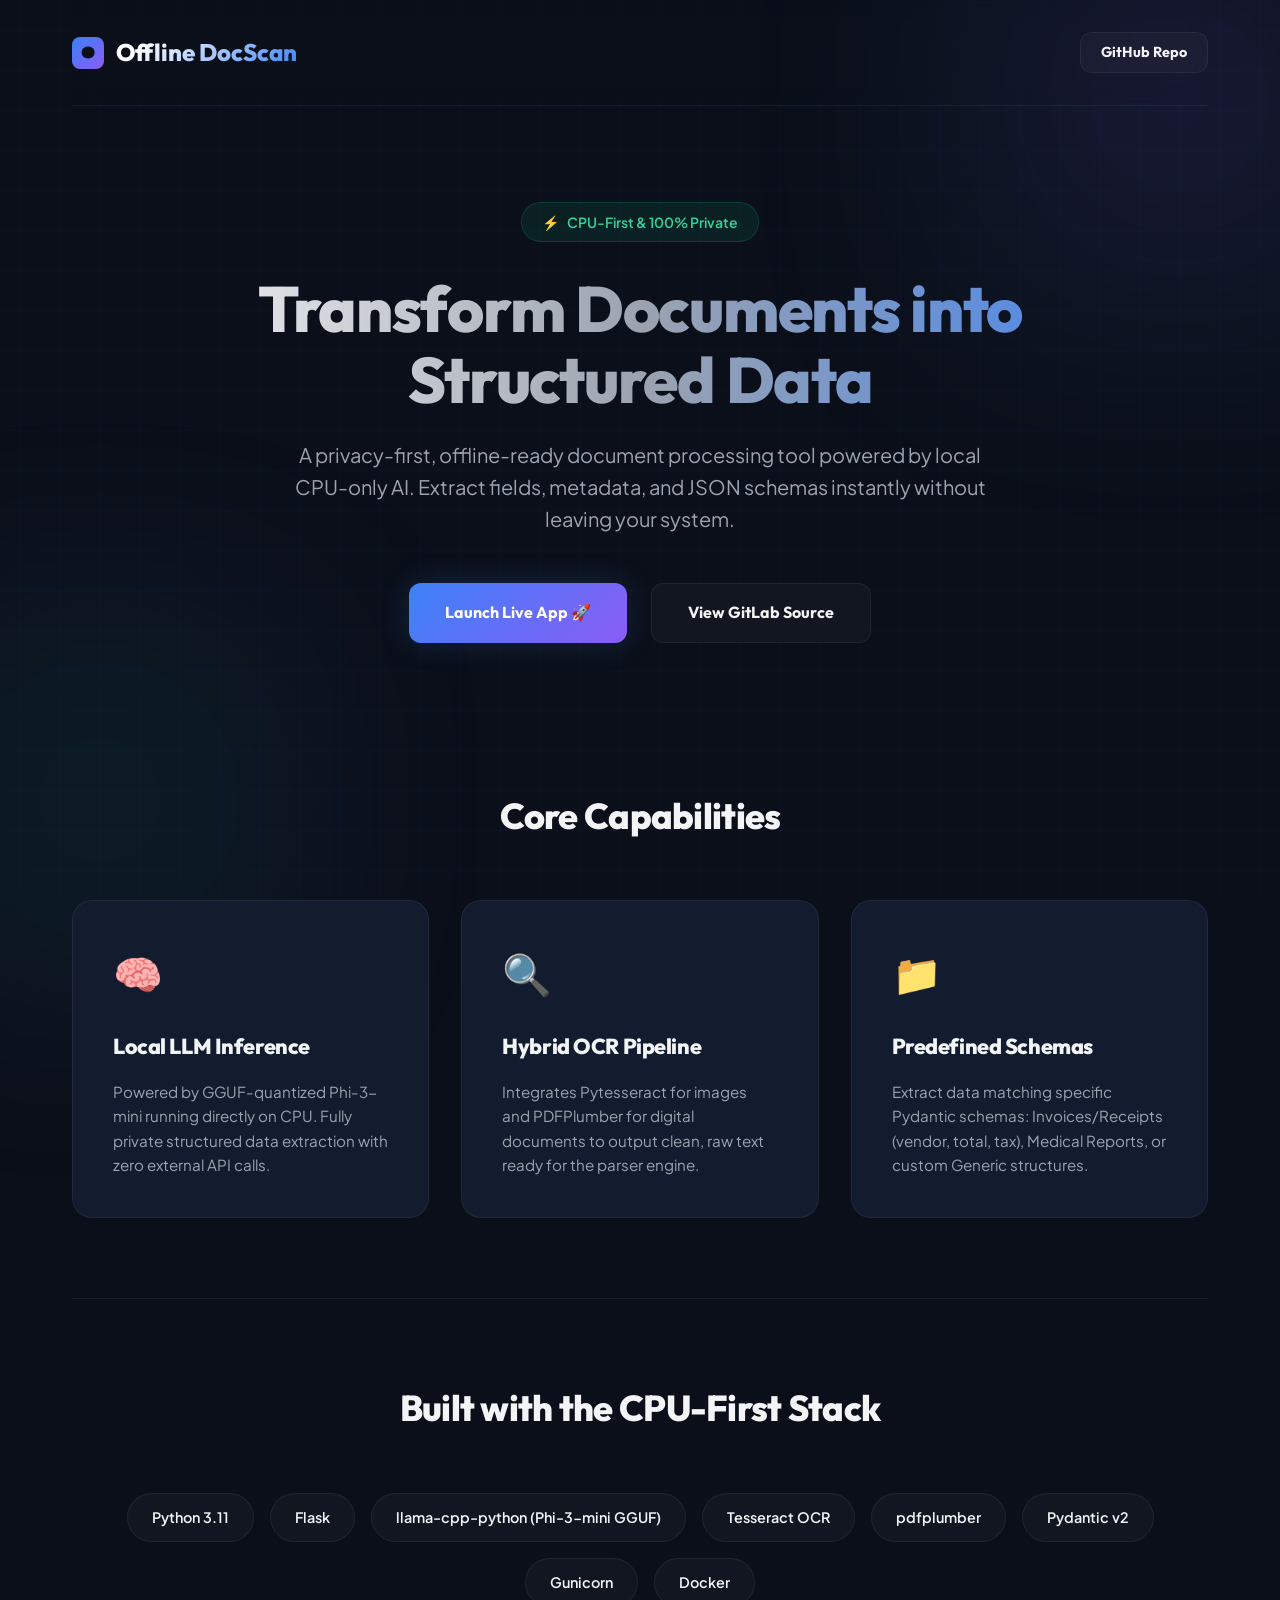
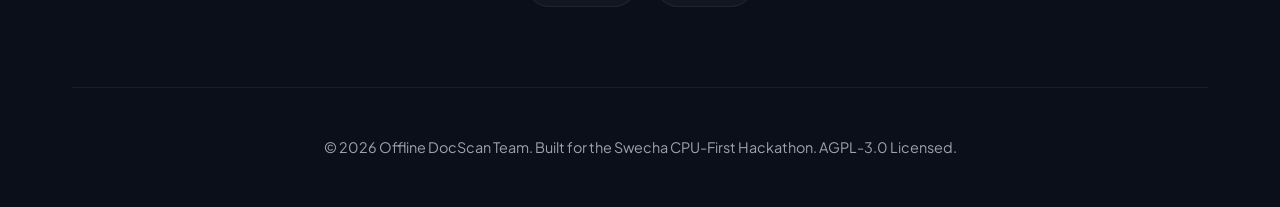
<file: docs/index.html>
<!DOCTYPE html>
<html lang="en">
<head>
  <meta charset="UTF-8">
  <meta name="viewport" content="width=device-width, initial-scale=1.0">
  <title>Offline DocScan — Privacy-First Document AI</title>
  <!-- Google Fonts -->
  <link rel="preconnect" href="https://fonts.googleapis.com">
  <link rel="preconnect" href="https://fonts.gstatic.com" crossorigin>
  <link href="https://fonts.googleapis.com/css2?family=Outfit:wght@300;400;600;800&family=Plus+Jakarta+Sans:wght@300;400;500;700&display=swap" rel="stylesheet">
  
  <style>
    :root {
      --bg-primary: #0b0f19;
      --bg-secondary: #131c2e;
      --accent-primary: #3b82f6;
      --accent-secondary: #8b5cf6;
      --accent-teal: #10b981;
      --text-main: #f3f4f6;
      --text-muted: #9ca3af;
      --glass-bg: rgba(255, 255, 255, 0.03);
      --glass-border: rgba(255, 255, 255, 0.06);
      --shadow-glow: 0 0 30px rgba(59, 130, 246, 0.2);
    }

    * {
      box-sizing: border-box;
      margin: 0;
      padding: 0;
    }

    body {
      background-color: var(--bg-primary);
      color: var(--text-main);
      font-family: 'Plus Jakarta Sans', sans-serif;
      line-height: 1.6;
      overflow-x: hidden;
    }

    h1, h2, h3 {
      font-family: 'Outfit', sans-serif;
      font-weight: 800;
      letter-spacing: -0.02em;
    }

    /* Grid/Glow Background */
    .bg-grid {
      position: fixed;
      top: 0;
      left: 0;
      width: 100%;
      height: 100%;
      background-image: 
        linear-gradient(rgba(59, 130, 246, 0.03) 1px, transparent 1px),
        linear-gradient(90deg, rgba(59, 130, 246, 0.03) 1px, transparent 1px);
      background-size: 40px 40px;
      background-position: center center;
      z-index: -2;
    }

    .bg-glow {
      position: fixed;
      width: 600px;
      height: 600px;
      background: radial-gradient(circle, rgba(139, 92, 246, 0.15) 0%, rgba(59, 130, 246, 0.05) 50%, transparent 100%);
      top: -200px;
      right: -200px;
      z-index: -1;
      filter: blur(80px);
      animation: float-slow 15s infinite alternate;
    }

    .bg-glow-2 {
      position: fixed;
      width: 500px;
      height: 500px;
      background: radial-gradient(circle, rgba(16, 185, 129, 0.1) 0%, rgba(59, 130, 246, 0.05) 60%, transparent 100%);
      bottom: -150px;
      left: -150px;
      z-index: -1;
      filter: blur(80px);
      animation: float-slow 20s infinite alternate-reverse;
    }

    @keyframes float-slow {
      0% { transform: translate(0, 0) scale(1); }
      100% { transform: translate(50px, 50px) scale(1.1); }
    }

    /* Container */
    .container {
      max-width: 1200px;
      margin: 0 auto;
      padding: 0 2rem;
    }

    /* Header */
    header {
      padding: 2rem 0;
      display: flex;
      justify-content: space-between;
      align-items: center;
      border-bottom: 1px solid var(--glass-border);
      backdrop-filter: blur(10px);
    }

    .logo {
      display: flex;
      align-items: center;
      gap: 0.75rem;
      font-size: 1.5rem;
      font-weight: 800;
      font-family: 'Outfit', sans-serif;
      background: linear-gradient(135deg, #fff 30%, var(--accent-primary) 100%);
      -webkit-background-clip: text;
      -webkit-text-fill-color: transparent;
    }

    .logo-icon {
      width: 2rem;
      height: 2rem;
      border-radius: 0.5rem;
      background: linear-gradient(135deg, var(--accent-primary), var(--accent-secondary));
      position: relative;
    }

    .logo-icon::after {
      content: '';
      position: absolute;
      width: 0.8rem;
      height: 0.8rem;
      background-color: var(--bg-primary);
      border-radius: 50%;
      top: 50%;
      left: 50%;
      transform: translate(-50%, -50%);
    }

    /* Hero Section */
    .hero {
      padding: 6rem 0 4rem 0;
      text-align: center;
      position: relative;
    }

    .badge-cpu {
      display: inline-flex;
      align-items: center;
      gap: 0.5rem;
      padding: 0.5rem 1.25rem;
      border-radius: 9999px;
      background: rgba(16, 185, 129, 0.1);
      border: 1px solid rgba(16, 185, 129, 0.2);
      color: #34d399;
      font-size: 0.875rem;
      font-weight: 600;
      margin-bottom: 2rem;
      animation: pulse-teal 2s infinite;
    }

    @keyframes pulse-teal {
      0% { box-shadow: 0 0 0 0 rgba(16, 185, 129, 0.4); }
      70% { box-shadow: 0 0 0 10px rgba(16, 185, 129, 0); }
      100% { box-shadow: 0 0 0 0 rgba(16, 185, 129, 0); }
    }

    .hero-title {
      font-size: 4rem;
      line-height: 1.1;
      margin-bottom: 1.5rem;
      background: linear-gradient(to right, #ffffff, #9ca3af, var(--accent-primary));
      -webkit-background-clip: text;
      -webkit-text-fill-color: transparent;
    }

    .hero-subtitle {
      font-size: 1.25rem;
      color: var(--text-muted);
      max-width: 700px;
      margin: 0 auto 3rem auto;
    }

    /* Action Buttons */
    .cta-group {
      display: flex;
      justify-content: center;
      gap: 1.5rem;
      flex-wrap: wrap;
    }

    .btn {
      display: inline-flex;
      align-items: center;
      justify-content: center;
      padding: 1rem 2.25rem;
      border-radius: 0.75rem;
      font-weight: 700;
      text-decoration: none;
      transition: all 0.3s cubic-bezier(0.4, 0, 0.2, 1);
      cursor: pointer;
      font-family: 'Outfit', sans-serif;
    }

    .btn-primary {
      background: linear-gradient(135deg, var(--accent-primary), var(--accent-secondary));
      color: #ffffff;
      box-shadow: var(--shadow-glow);
    }

    .btn-primary:hover {
      transform: translateY(-3px);
      box-shadow: 0 0 40px rgba(59, 130, 246, 0.4);
    }

    .btn-secondary {
      background-color: var(--glass-bg);
      border: 1px solid var(--glass-border);
      color: var(--text-main);
      backdrop-filter: blur(5px);
    }

    .btn-secondary:hover {
      background-color: rgba(255, 255, 255, 0.08);
      border-color: rgba(255, 255, 255, 0.15);
      transform: translateY(-3px);
    }

    /* Features Grid */
    .features {
      padding: 5rem 0;
    }

    .section-title {
      font-size: 2.25rem;
      text-align: center;
      margin-bottom: 3.5rem;
    }

    .grid-3 {
      display: grid;
      grid-template-columns: repeat(auto-fit, minmax(300px, 1fr));
      gap: 2rem;
    }

    .card {
      background-color: var(--bg-secondary);
      border: 1px solid var(--glass-border);
      border-radius: 1.25rem;
      padding: 2.5rem;
      transition: all 0.3s ease;
      position: relative;
      overflow: hidden;
    }

    .card::before {
      content: '';
      position: absolute;
      top: 0;
      left: 0;
      width: 100%;
      height: 4px;
      background: linear-gradient(90deg, var(--accent-primary), var(--accent-secondary));
      opacity: 0;
      transition: opacity 0.3s ease;
    }

    .card:hover {
      transform: translateY(-5px);
      border-color: rgba(59, 130, 246, 0.3);
      box-shadow: 0 10px 30px rgba(0, 0, 0, 0.3);
    }

    .card:hover::before {
      opacity: 1;
    }

    .card-icon {
      font-size: 2.5rem;
      margin-bottom: 1.5rem;
      display: inline-block;
    }

    .card-title {
      font-size: 1.35rem;
      margin-bottom: 1rem;
    }

    .card-text {
      color: var(--text-muted);
      font-size: 0.95rem;
    }

    /* Tech Stack */
    .tech-stack {
      padding: 5rem 0;
      border-top: 1px solid var(--glass-border);
    }

    .stack-tags {
      display: flex;
      justify-content: center;
      gap: 1rem;
      flex-wrap: wrap;
      margin-top: 2rem;
    }

    .tag {
      background-color: var(--glass-bg);
      border: 1px solid var(--glass-border);
      padding: 0.75rem 1.5rem;
      border-radius: 9999px;
      font-weight: 600;
      font-size: 0.9rem;
      transition: all 0.3s ease;
    }

    .tag:hover {
      background-color: rgba(59, 130, 246, 0.1);
      border-color: var(--accent-primary);
      color: #60a5fa;
      transform: scale(1.05);
    }

    /* Footer */
    footer {
      padding: 3rem 0;
      border-top: 1px solid var(--glass-border);
      text-align: center;
      color: var(--text-muted);
      font-size: 0.9rem;
    }

    /* Responsive */
    @media (max-width: 768px) {
      .hero-title {
        font-size: 2.75rem;
      }
      .hero {
        padding: 4rem 0;
      }
      .cta-group {
        flex-direction: column;
        align-items: stretch;
      }
      .btn {
        width: 100%;
      }
    }
  </style>
</head>
<body>
  <div class="bg-grid"></div>
  <div class="bg-glow"></div>
  <div class="bg-glow-2"></div>

  <div class="container">
    <!-- Header -->
    <header>
      <div class="logo">
        <div class="logo-icon"></div>
        Offline DocScan
      </div>
      <a href="https://github.com/anirudh-gvs/hackathon_3" class="btn btn-secondary" style="padding: 0.5rem 1.25rem; font-size: 0.9rem;">GitHub Repo</a>
    </header>

    <!-- Hero Section -->
    <section class="hero">
      <div class="badge-cpu">
        <span>⚡</span> CPU-First & 100% Private
      </div>
      <h1 class="hero-title">Transform Documents into<br>Structured Data</h1>
      <p class="hero-subtitle">
        A privacy-first, offline-ready document processing tool powered by local CPU-only AI. Extract fields, metadata, and JSON schemas instantly without leaving your system.
      </p>
      
      <div class="cta-group">
        <a href="https://docscan-i0k7.onrender.com" class="btn btn-primary" target="_blank">Launch Live App 🚀</a>
        <a href="https://code.swecha.org/Gvs_Anirudh/hackathon_3" class="btn btn-secondary" target="_blank">View GitLab Source</a>
      </div>
    </section>

    <!-- Features Section -->
    <section class="features">
      <h2 class="section-title">Core Capabilities</h2>
      <div class="grid-3">
        <div class="card">
          <span class="card-icon">🧠</span>
          <h3 class="card-title">Local LLM Inference</h3>
          <p class="card-text">Powered by GGUF-quantized Phi-3-mini running directly on CPU. Fully private structured data extraction with zero external API calls.</p>
        </div>
        <div class="card">
          <span class="card-icon">🔍</span>
          <h3 class="card-title">Hybrid OCR Pipeline</h3>
          <p class="card-text">Integrates Pytesseract for images and PDFPlumber for digital documents to output clean, raw text ready for the parser engine.</p>
        </div>
        <div class="card">
          <span class="card-icon">📁</span>
          <h3 class="card-title">Predefined Schemas</h3>
          <p class="card-text">Extract data matching specific Pydantic schemas: Invoices/Receipts (vendor, total, tax), Medical Reports, or custom Generic structures.</p>
        </div>
      </div>
    </section>

    <!-- Tech Stack Section -->
    <section class="tech-stack">
      <h2 class="section-title">Built with the CPU-First Stack</h2>
      <div class="stack-tags">
        <div class="tag">Python 3.11</div>
        <div class="tag">Flask</div>
        <div class="tag">llama-cpp-python (Phi-3-mini GGUF)</div>
        <div class="tag">Tesseract OCR</div>
        <div class="tag">pdfplumber</div>
        <div class="tag">Pydantic v2</div>
        <div class="tag">Gunicorn</div>
        <div class="tag">Docker</div>
      </div>
    </section>

    <!-- Footer -->
    <footer>
      <p>&copy; 2026 Offline DocScan Team. Built for the Swecha CPU-First Hackathon. AGPL-3.0 Licensed.</p>
    </footer>
  </div>
</body>
</html>
</file>
